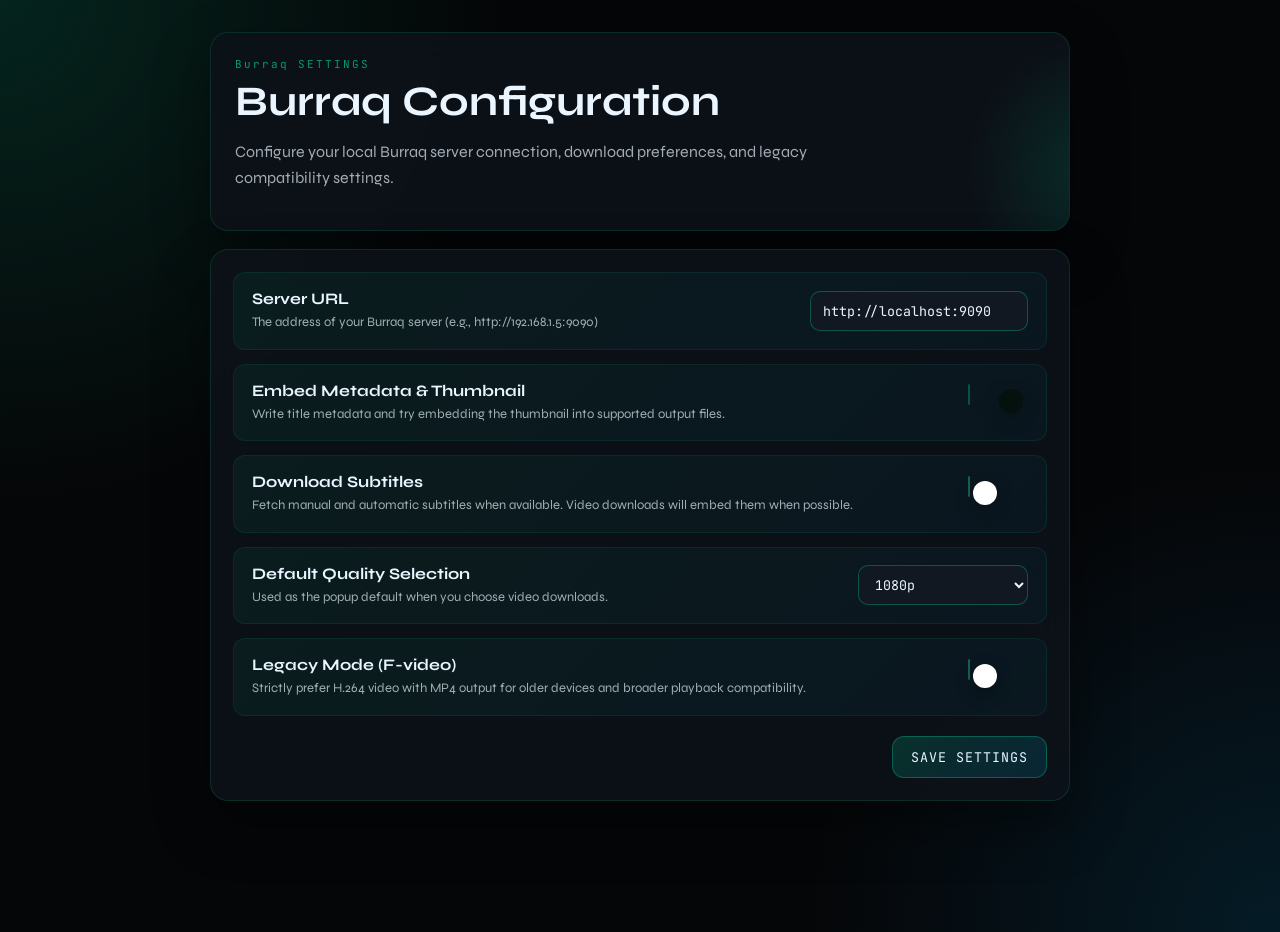
<file: chrome-extension/options.html>
<!DOCTYPE html>
<html lang="en">

<head>
  <meta charset="UTF-8">
  <meta name="viewport" content="width=device-width, initial-scale=1.0">
  <title>Burraq Settings</title>
  <link rel="preconnect" href="https://fonts.googleapis.com">
  <link
    href="https://fonts.googleapis.com/css2?family=Syne:wght@400;600;700;800&family=JetBrains+Mono:wght@300;400;500;700&display=swap"
    rel="stylesheet">
  <style>
    :root {
      --void: #050608;
      --deep: #080c11;
      --surface: #0d1219;
      --surface2: #111822;
      --rim: rgba(0, 255, 180, 0.12);
      --rim2: rgba(0, 255, 180, 0.26);
      --bio: #00ffb4;
      --pulse: #00d4ff;
      --danger: #ff4060;
      --text: #eaf5ff;
      --muted: rgba(234, 245, 255, 0.68);
      --font-disp: 'Syne', 'Helvetica Neue', sans-serif;
      --font-mono: 'JetBrains Mono', monospace;
      --r: 18px;
      --r-sm: 12px;
    }

    * {
      box-sizing: border-box;
    }

    body {
      margin: 0;
      min-height: 100vh;
      background:
        radial-gradient(circle at top left, rgba(0, 255, 180, 0.12), transparent 32%),
        radial-gradient(circle at bottom right, rgba(0, 180, 255, 0.12), transparent 30%),
        var(--void);
      color: var(--text);
      font-family: var(--font-disp);
    }

    .wrap {
      width: min(860px, calc(100vw - 32px));
      margin: 32px auto;
      display: grid;
      gap: 18px;
    }

    .hero,
    .panel {
      background: rgba(13, 18, 25, 0.9);
      border: 1px solid var(--rim);
      border-radius: var(--r);
      box-shadow: 0 24px 54px rgba(0, 0, 0, 0.38);
      backdrop-filter: blur(16px);
    }

    .hero {
      padding: 24px;
      position: relative;
      overflow: hidden;
    }

    .hero::after {
      content: '';
      position: absolute;
      inset: auto -20% -40% auto;
      width: 280px;
      height: 280px;
      border-radius: 50%;
      background: radial-gradient(circle, rgba(0, 255, 180, 0.12), transparent 68%);
      pointer-events: none;
    }

    .eyebrow {
      font-family: var(--font-mono);
      font-size: 11px;
      letter-spacing: 2px;
      color: rgba(0, 255, 180, 0.58);
    }

    h1 {
      margin: 10px 0 8px;
      font-size: clamp(28px, 4vw, 42px);
      line-height: 1;
    }

    .sub {
      max-width: 620px;
      color: var(--muted);
      line-height: 1.6;
    }

    .panel {
      padding: 22px;
      display: grid;
      gap: 14px;
    }

    .row {
      display: grid;
      grid-template-columns: 1fr auto;
      gap: 16px;
      align-items: center;
      padding: 16px 18px;
      border: 1px solid rgba(0, 255, 180, 0.08);
      border-radius: var(--r-sm);
      background: linear-gradient(135deg, rgba(0, 255, 180, 0.05), rgba(0, 180, 255, 0.04));
    }

    .label {
      display: grid;
      gap: 5px;
    }

    .title {
      font-size: 16px;
      font-weight: 700;
    }

    .hint {
      color: var(--muted);
      font-size: 13px;
      line-height: 1.5;
    }

    .toggle {
      position: relative;
      width: 60px;
      height: 34px;
    }

    .toggle input {
      position: absolute;
      inset: 0;
      opacity: 0;
      cursor: pointer;
    }

    .toggle-ui {
      width: 100%;
      height: 100%;
      border-radius: 999px;
      border: 1px solid var(--rim2);
      background: rgba(255, 255, 255, 0.08);
      position: relative;
      transition: 0.2s ease;
    }

    .toggle-ui::after {
      content: '';
      position: absolute;
      top: 4px;
      left: 4px;
      width: 24px;
      height: 24px;
      border-radius: 50%;
      background: #fff;
      transition: 0.2s ease;
      box-shadow: 0 6px 18px rgba(0, 0, 0, 0.28);
    }

    .toggle input:checked+.toggle-ui {
      background: linear-gradient(135deg, rgba(0, 255, 180, 0.8), rgba(0, 180, 255, 0.8));
    }

    .toggle input:checked+.toggle-ui::after {
      transform: translateX(26px);
      background: #04110d;
    }

    input[type="text"],
    input[type="url"] {
      min-width: 200px;
      height: 40px;
      padding: 0 12px;
      border-radius: 10px;
      border: 1px solid var(--rim2);
      background: var(--surface2);
      color: var(--text);
      font-family: var(--font-mono);
    }

    input[type="text"]::placeholder {
      color: var(--muted);
    }

    select {
      min-width: 170px;
      height: 40px;
      padding: 0 12px;
      border-radius: 10px;
      border: 1px solid var(--rim2);
      background: var(--surface2);
      color: var(--text);
      font-family: var(--font-mono);
    }

    .footer {
      display: flex;
      justify-content: space-between;
      align-items: center;
      gap: 12px;
      margin-top: 6px;
    }

    .status {
      font-family: var(--font-mono);
      font-size: 12px;
      color: rgba(0, 255, 180, 0.7);
      min-height: 18px;
    }

    .btn {
      height: 42px;
      padding: 0 18px;
      border: 1px solid var(--rim2);
      border-radius: 12px;
      background: linear-gradient(135deg, rgba(0, 255, 180, 0.14), rgba(0, 180, 255, 0.12));
      color: var(--text);
      font-family: var(--font-mono);
      letter-spacing: 1px;
      cursor: pointer;
    }

    .btn:hover {
      border-color: var(--bio);
      color: var(--bio);
    }

    @media (max-width: 720px) {
      .wrap {
        width: min(100vw - 18px, 860px);
        margin: 16px auto;
      }

      .row {
        grid-template-columns: 1fr;
      }

      .footer {
        flex-direction: column;
        align-items: stretch;
      }

      .btn {
        width: 100%;
      }
    }
  </style>
</head>

<body>
  <div class="wrap">
    <section class="hero">
      <div class="eyebrow">Burraq SETTINGS</div>
      <h1>Burraq Configuration</h1>
      <p class="sub">
        Configure your local Burraq server connection, download preferences, and legacy compatibility settings.
      </p>
    </section>

    <section class="panel">
      <div class="row">
        <div class="label">
          <div class="title">Server URL</div>
          <div class="hint">The address of your Burraq server (e.g., http://192.168.1.5:9090)</div>
        </div>
        <input type="url" id="serverUrl" placeholder="http://localhost:9090" value="http://localhost:9090">
      </div>

      <div class="row">
        <div class="label">
          <div class="title">Embed Metadata & Thumbnail</div>
          <div class="hint">Write title metadata and try embedding the thumbnail into supported output files.</div>
        </div>
        <label class="toggle">
          <input type="checkbox" id="embedMetadata" checked>
          <span class="toggle-ui"></span>
        </label>
      </div>

      <div class="row">
        <div class="label">
          <div class="title">Download Subtitles</div>
          <div class="hint">Fetch manual and automatic subtitles when available. Video downloads will embed them when
            possible.</div>
        </div>
        <label class="toggle">
          <input type="checkbox" id="downloadSubtitles">
          <span class="toggle-ui"></span>
        </label>
      </div>

      <div class="row">
        <div class="label">
          <div class="title">Default Quality Selection</div>
          <div class="hint">Used as the popup default when you choose video downloads.</div>
        </div>
        <select id="defaultQuality">
          <option value="best">Best</option>
          <option value="2160p">4K</option>
          <option value="1440p">2K</option>
          <option value="1080p" selected>1080p</option>
          <option value="720p">720p</option>
          <option value="480p">480p</option>
          <option value="360p">360p</option>
          <option value="240p">240p</option>
          <option value="F-video">Feature Phone</option>
        </select>
      </div>

      <div class="row">
        <div class="label">
          <div class="title">Legacy Mode (F-video)</div>
          <div class="hint">Strictly prefer H.264 video with MP4 output for older devices and broader playback
            compatibility.</div>
        </div>
        <label class="toggle">
          <input type="checkbox" id="legacyMode">
          <span class="toggle-ui"></span>
        </label>
      </div>

      <div class="footer">
        <div class="status" id="saveStatus"></div>
        <button class="btn" id="saveBtn">SAVE SETTINGS</button>
      </div>
    </section>
  </div>

  <script src="options.js"></script>
</body>

</html>
</file>
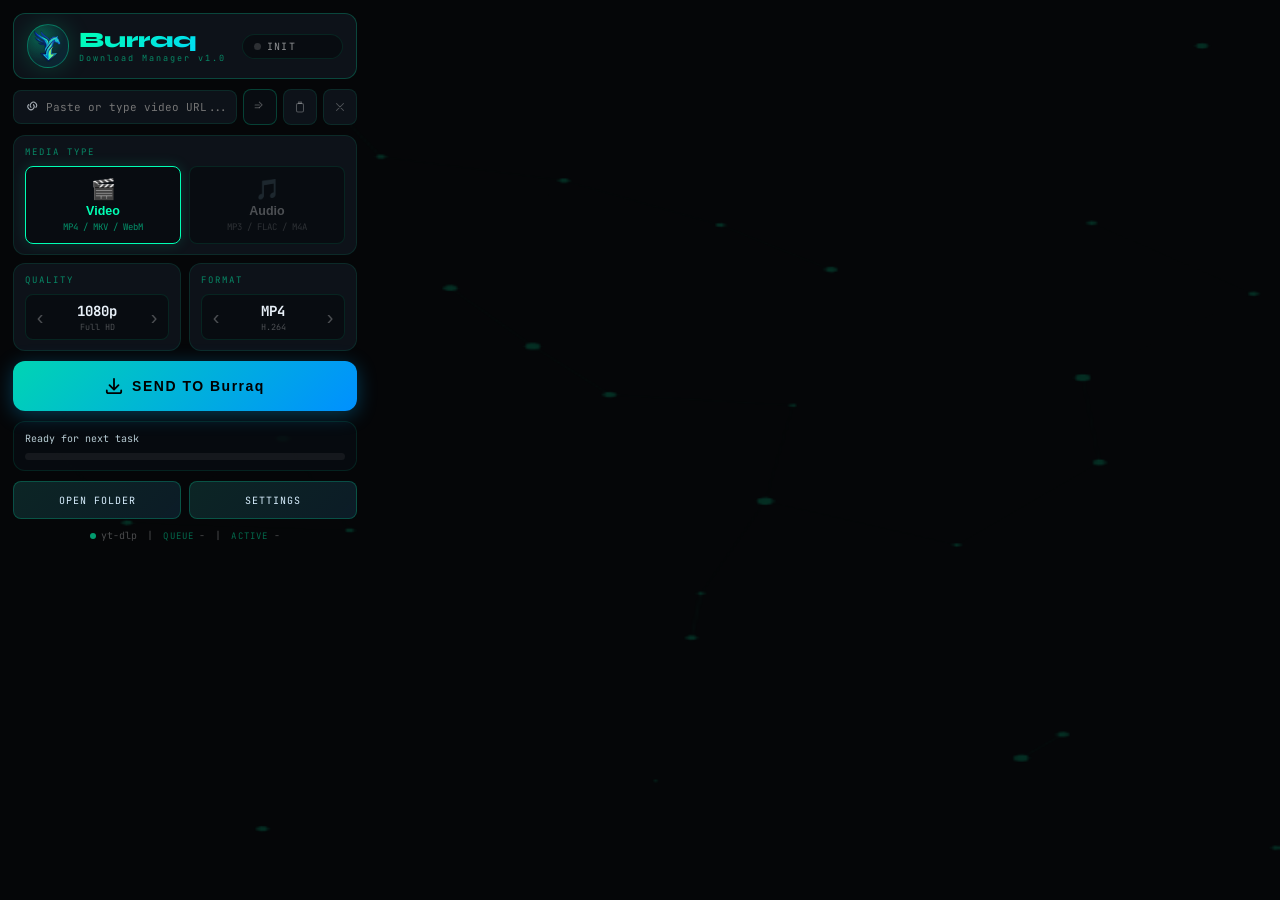
<file: chrome-extension/popup.html>
<!DOCTYPE html>
<html lang="en">
<head>
  <meta charset="UTF-8">
  <meta name="viewport" content="width=device-width, initial-scale=1.0">
  <title>Burraq</title>
  <link rel="preconnect" href="https://fonts.googleapis.com">
  <link href="https://fonts.googleapis.com/css2?family=Syne:wght@400;600;700;800&family=JetBrains+Mono:wght@300;400;500;700&display=swap" rel="stylesheet">
  <link rel="stylesheet" href="popup.css">
</head>
<body>
  <canvas id="bgCanvas"></canvas>

  <div class="shell">
    <header class="hdr">
      <div class="hdr-brand">
        <div class="brand-hex">
          
          <img src="./icons/icon48.png" alt="Burraq Logo" class="brand-hex-img">

        </div>
        <div class="brand-text">
          <span class="brand-name">Burraq</span>
          <span class="brand-sub">Download Manager v1.0</span>
        </div>
      </div>

      <div class="hdr-right">
        <div class="server-chip" id="serverChip">
          <span class="sc-dot" id="scDot"></span>
          <span class="sc-txt" id="scTxt">INIT</span>
        </div>
      </div>
    </header>

    <div class="err-strip" id="errStrip" style="display:none">
      <svg class="err-ico" viewBox="0 0 16 16" fill="none">
        <circle cx="8" cy="8" r="7" stroke="#ff4060" stroke-width="1.4"/>
        <path d="M8 5v3.5M8 10.5v.5" stroke="#ff4060" stroke-width="1.5" stroke-linecap="round"/>
      </svg>
      <span id="errTxt">error</span>
      <button class="err-x" id="errX">×</button>
    </div>

    <div class="media-card" id="mediaCard" style="display:none">
      <div class="mc-thumb-wrap">
        <img id="mcThumb" alt="" class="mc-thumb">
        <div class="mc-scan"></div>
        <div class="mc-badge" id="mcBadge">WEB</div>
      </div>
      <div class="mc-info">
        <p class="mc-title" id="mcTitle">Detecting...</p>
        <p class="mc-meta">
          <span class="mc-host" id="mcHost">-</span>
          <span class="mc-duration" id="mcDuration"></span>
        </p>
      </div>
    </div>

    <div class="url-row">
      <div class="url-field">
        <svg class="url-icon" viewBox="0 0 20 20" fill="none">
          <path d="M13.5 6.5a4.5 4.5 0 11-7 0" stroke="currentColor" stroke-width="1.5" stroke-linecap="round" />
          <path d="M10 10.5a4.5 4.5 0 117 0" stroke="currentColor" stroke-width="1.5" stroke-linecap="round" />
        </svg>
        <input type="text" id="urlIn" class="url-in" placeholder="Paste or type video URL..." spellcheck="false" autocomplete="off">
      </div>
      <button id="reviewBtn" class="url-act-btn" title="Fetch live metadata">
        <svg viewBox="0 0 20 20" fill="none">
          <path d="M9 3l4 4-4 4" stroke="currentColor" stroke-width="1.5" stroke-linecap="round" stroke-linejoin="round" />
          <path d="M3 7h6M3 11h6" stroke="currentColor" stroke-width="1.5" stroke-linecap="round" />
        </svg>
      </button>
      <button id="pasteBtn" class="url-act-btn" title="Paste from clipboard">
        <svg viewBox="0 0 20 20" fill="none">
          <rect x="5" y="5" width="10" height="12" rx="2" stroke="currentColor" stroke-width="1.5" />
          <path d="M8 3h4v2H8z" stroke="currentColor" stroke-width="1.5" stroke-linecap="round" />
        </svg>
      </button>
      <button id="clearBtn" class="url-act-btn" title="Clear input">
        <svg viewBox="0 0 20 20" fill="none">
          <path d="M5 5l10 10M15 5L5 15" stroke="currentColor" stroke-width="1.5" stroke-linecap="round" />
        </svg>
      </button>
    </div>

    <div class="ctrl-grid">
      <div class="ctrl-block full-w">
        <label class="ctrl-lbl">MEDIA TYPE</label>
        <div class="type-row">
          <button class="type-pill active" data-type="video" id="typeVideo">
            <span class="tp-icon">🎬</span>
            <span class="tp-name">Video</span>
            <span class="tp-hint">MP4 / MKV / WebM</span>
          </button>
          <button class="type-pill" data-type="audio" id="typeAudio">
            <span class="tp-icon">🎵</span>
            <span class="tp-name">Audio</span>
            <span class="tp-hint">MP3 / FLAC / M4A</span>
          </button>
        </div>
      </div>

      <div class="ctrl-block">
        <label class="ctrl-lbl">QUALITY</label>
        <div class="dial-wrap">
          <button class="dial-btn" id="qPrev">‹</button>
          <div class="dial-display">
            <span class="dial-val" id="qVal">1080p</span>
            <span class="dial-sub" id="qSub">Full HD</span>
          </div>
          <button class="dial-btn" id="qNext">›</button>
        </div>
      </div>

      <div class="ctrl-block">
        <label class="ctrl-lbl">FORMAT</label>
        <div class="dial-wrap">
          <button class="dial-btn" id="fPrev">‹</button>
          <div class="dial-display">
            <span class="dial-val" id="fVal">MP4</span>
            <span class="dial-sub" id="fSub">H.264</span>
          </div>
          <button class="dial-btn" id="fNext">›</button>
        </div>
      </div>

      <div class="ctrl-block full-w" id="plBlock" style="display:none">
        <label class="ctrl-lbl">PLAYLIST MODE</label>
        <div class="seg-row" id="plSeg">
          <button class="seg-pill active" data-val="single">📹 Single Video</button>
          <button class="seg-pill" data-val="playlist">📚 Full Playlist</button>
        </div>
      </div>
    </div>

    <button class="dl-btn" id="dlBtn">
      <div class="dl-btn-bg"></div>
      <span class="dl-btn-content" id="dlContent">
        <svg width="18" height="18" viewBox="0 0 20 20" fill="none">
          <path d="M10 2v11M5 9l5 5 5-5" stroke="currentColor" stroke-width="2" stroke-linecap="round" stroke-linejoin="round"/>
          <path d="M2 15v1a2 2 0 002 2h12a2 2 0 002-2v-1" stroke="currentColor" stroke-width="2" stroke-linecap="round"/>
        </svg>
        SEND TO Burraq
      </span>
    </button>

    <div class="status-dock" id="statusDock">
      <div class="status-copy" id="statusTxt">Ready for next task</div>
      <div class="status-bar">
        <div class="status-fill" id="statusFill"></div>
      </div>
    </div>

    <div class="action-row">
      <button class="aux-btn" id="folderBtn">OPEN FOLDER</button>
      <button class="aux-btn" id="settingsBtn">SETTINGS</button>
    </div>

    <div class="footer-stats">
      <div class="fs-item">
        <span class="fs-dot" id="fsDot"></span>
        <span id="fsYtdlp" class="fs-val">yt-dlp</span>
      </div>
      <div class="fs-sep">|</div>
      <div class="fs-item">
        <span class="fs-lbl">QUEUE</span>
        <span class="fs-val" id="fsQueue">-</span>
      </div>
      <div class="fs-sep">|</div>
      <div class="fs-item">
        <span class="fs-lbl">ACTIVE</span>
        <span class="fs-val" id="fsActive">-</span>
      </div>
    </div>
  </div>

  <div class="toast" id="toast">
    <span id="toastIco">OK</span>
    <span id="toastMsg"></span>
  </div>

  <script src="popup.js"></script>
</body>
</html>
</file>
<file: chrome-extension/popup.css>
@import url('https://fonts.googleapis.com/css2?family=Syne:wght@400;600;700;800&family=JetBrains+Mono:wght@300;400;500;700&display=swap');

:root {
  --void: #050608;
  --deep: #080c11;
  --surface: #0d1219;
  --surface2: #111822;
  --rim: rgba(0, 255, 180, 0.1);
  --rim2: rgba(0, 255, 180, 0.22);
  --rim3: rgba(0, 180, 255, 0.18);
  --bio: #00ffb4;
  --pulse: #00d4ff;
  --amber: #ffb830;
  --danger: #ff4060;
  --ghost: rgba(255, 255, 255, 0.55);
  --ghost2: rgba(255, 255, 255, 0.28);
  --font-mono: 'JetBrains Mono', 'Courier New', monospace;
  --font-disp: 'Syne', 'Helvetica Neue', sans-serif;
  --r: 12px;
  --r-sm: 8px;
  --r-pill: 40px;
  --ease-spring: cubic-bezier(0.34, 1.56, 0.64, 1);
  --ease-smooth: cubic-bezier(0.22, 1, 0.36, 1);
}

*, *::before, *::after {
  margin: 0;
  padding: 0;
  box-sizing: border-box;
}

body {
  font-family: var(--font-disp);
  background: var(--void);
  color: #e8f0f8;
  width: 370px;
  min-height: 560px;
  overflow-x: hidden;
  position: relative;
}

#bgCanvas {
  position: fixed;
  inset: 0;
  width: 100%;
  height: 100%;
  opacity: 0.35;
  pointer-events: none;
  z-index: 0;
}

.shell {
  position: relative;
  z-index: 1;
  display: flex;
  flex-direction: column;
  gap: 10px;
  padding: 13px 13px 12px;
}

.hdr {
  display: flex;
  align-items: center;
  justify-content: space-between;
  padding: 10px 13px;
  background: var(--surface);
  border: 1px solid var(--rim2);
  border-radius: var(--r);
  position: relative;
  overflow: hidden;
}

.hdr::after {
  content: '';
  position: absolute;
  top: 0;
  left: -100%;
  width: 60%;
  height: 100%;
  background: linear-gradient(90deg, transparent, rgba(0, 255, 180, 0.06), transparent);
  animation: scanHdr 4s ease-in-out infinite;
  pointer-events: none;
}

@keyframes scanHdr {
  0% { left: -100%; }
  50%, 100% { left: 150%; }
}

.hdr-brand {
  display: flex;
  align-items: center;
  gap: 10px;
}

.brand-hex {
  width: 42px;
  height: 44px;
  border: 1px solid rgba(0, 255, 180, 0.34);
  border-radius: 22px;
  background:
    radial-gradient(circle at 30% 30%, rgba(0, 255, 180, 0.28), transparent 60%),
    linear-gradient(135deg, rgba(0, 255, 180, 0.08), rgba(0, 180, 255, 0.12));
  box-shadow: 0 0 25px rgba(0, 255, 180, 0.18);
  
}

.brand-hex-img {
  width: 100%;
  height: 100%;;
  object-fit: contain;
  display: block;
  padding: 4px;

}

.brand-text {
  display: flex;
  flex-direction: column;
}

.brand-name {
  font-size: 22px;
  font-weight: 800;
  line-height: 1;
  background: linear-gradient(135deg, #00ffb4 0%, #00d4ff 100%);
  -webkit-background-clip: text;
  -webkit-text-fill-color: transparent;
  background-clip: text;
}

.brand-sub {
  font-family: var(--font-mono);
  font-size: 8.5px;
  color: rgba(0, 255, 180, 0.5);
  letter-spacing: 2px;
  margin-top: 1px;
}

.server-chip {
  display: flex;
  align-items: center;
  gap: 6px;
  padding: 5px 11px;
  background: var(--deep);
  border: 1px solid var(--rim);
  border-radius: var(--r-pill);
}

.sc-dot {
  width: 7px;
  height: 7px;
  border-radius: 50%;
  background: rgba(255, 255, 255, 0.15);
}

.sc-dot.online {
  background: var(--bio);
  animation: scPulse 2s infinite;
}

.sc-dot.offline { background: var(--danger); }
.sc-dot.checking { background: var(--amber); }

@keyframes scPulse {
  0% { box-shadow: 0 0 0 0 rgba(0, 255, 180, 0.6); }
  70% { box-shadow: 0 0 0 5px rgba(0, 255, 180, 0); }
  100% { box-shadow: 0 0 0 0 rgba(0, 255, 180, 0); }
}

.sc-txt {
  font-family: var(--font-mono);
  font-size: 10px;
  color: var(--ghost);
  letter-spacing: 1.2px;
  min-width: 64px;
}

.err-strip {
  display: flex;
  align-items: flex-start;
  gap: 8px;
  padding: 9px 12px;
  background: rgba(255, 64, 96, 0.08);
  border: 1px solid rgba(255, 64, 96, 0.28);
  border-radius: var(--r-sm);
}

.err-ico {
  width: 16px;
  height: 16px;
  flex-shrink: 0;
  margin-top: 1px;
}

#errTxt {
  flex: 1;
  font-size: 12px;
  line-height: 1.5;
  color: rgba(255, 120, 130, 0.95);
}

.err-x {
  background: none;
  border: none;
  color: rgba(255, 80, 100, 0.5);
  cursor: pointer;
  font-size: 15px;
}

.media-card {
  display: flex;
  gap: 11px;
  padding: 10px;
  background: var(--surface);
  border: 1px solid var(--rim);
  border-radius: var(--r);
  overflow: hidden;
}

.mc-thumb-wrap {
  position: relative;
  width: 90px;
  height: 62px;
  border-radius: 8px;
  overflow: hidden;
  background: var(--deep);
  flex-shrink: 0;
}

.mc-thumb {
  width: 100%;
  height: 100%;
  object-fit: cover;
  display: block;
}

.mc-scan {
  position: absolute;
  top: 0;
  left: 0;
  width: 100%;
  height: 3px;
  background: linear-gradient(90deg, transparent, var(--bio), transparent);
  opacity: 0.6;
  animation: mcScan 2.5s ease-in-out infinite;
}

@keyframes mcScan {
  0% { top: 0%; }
  100% { top: 100%; }
}

.mc-badge {
  position: absolute;
  bottom: 4px;
  left: 4px;
  font-family: var(--font-mono);
  font-size: 8px;
  font-weight: 700;
  color: #000;
  background: var(--bio);
  border-radius: 4px;
  padding: 2px 5px;
  letter-spacing: 0.5px;
  max-width: 80px;
  overflow: hidden;
  text-overflow: ellipsis;
  white-space: nowrap;
}

.mc-info {
  flex: 1;
  display: flex;
  flex-direction: column;
  justify-content: center;
  gap: 5px;
  min-width: 0;
}

.mc-title {
  font-size: 12.5px;
  font-weight: 600;
  color: #dae8f5;
  display: -webkit-box;
  -webkit-line-clamp: 2;
  -webkit-box-orient: vertical;
  overflow: hidden;
  line-height: 1.4;
}

.mc-meta {
  display: flex;
  align-items: center;
  gap: 4px;
  font-family: var(--font-mono);
  font-size: 10px;
  color: var(--ghost2);
}

.mc-host {
  white-space: nowrap;
  overflow: hidden;
  text-overflow: ellipsis;
}

.mc-duration {
  color: rgba(0, 255, 180, 0.6);
}

.url-row {
  display: flex;
  gap: 6px;
  align-items: center;
}

.url-field {
  flex: 1;
  display: flex;
  align-items: center;
  gap: 8px;
  padding: 0 10px;
  background: var(--surface);
  border: 1px solid var(--rim);
  border-radius: var(--r-sm);
  min-width: 0;
}

.url-field:focus-within {
  border-color: var(--bio);
  box-shadow: 0 0 0 3px rgba(0, 255, 180, 0.1);
}

.url-icon {
  width: 14px;
  height: 14px;
  opacity: 0.7;
}

.url-in {
  flex: 1;
  background: none;
  border: none;
  outline: none;
  padding: 9px 0;
  font-family: var(--font-mono);
  font-size: 11px;
  color: #c8e0f0;
}

.url-act-btn {
  background: var(--surface);
  border: 1px solid var(--rim);
  border-radius: var(--r-sm);
  width: 34px;
  height: 36px;
  display: flex;
  align-items: center;
  justify-content: center;
  cursor: pointer;
  color: var(--ghost2);
}

.url-act-btn svg {
  width: 14px;
  height: 14px;
}

.url-act-btn:hover {
  border-color: var(--bio);
  color: var(--bio);
  background: rgba(0, 255, 180, 0.06);
}

#reviewBtn {
  background: var(--deep);
  border-color: var(--rim2);
}

#reviewBtn:hover {
  border-color: var(--pulse);
  color: var(--pulse);
  background: rgba(0, 180, 255, 0.08);
}

.ctrl-grid {
  display: grid;
  grid-template-columns: 1fr 1fr;
  gap: 8px;
}

.ctrl-block {
  background: var(--surface);
  border: 1px solid var(--rim);
  border-radius: var(--r);
  padding: 10px 11px;
  display: flex;
  flex-direction: column;
  gap: 8px;
}

.ctrl-block.full-w {
  grid-column: 1 / -1;
}

.ctrl-lbl {
  font-family: var(--font-mono);
  font-size: 9px;
  color: rgba(0, 255, 180, 0.5);
  letter-spacing: 2px;
}

.type-row {
  display: flex;
  gap: 8px;
}

.type-pill {
  flex: 1;
  display: flex;
  flex-direction: column;
  align-items: center;
  gap: 3px;
  padding: 10px 6px;
  background: var(--deep);
  border: 1px solid var(--rim);
  border-radius: var(--r-sm);
  cursor: pointer;
  color: var(--ghost2);
}

.type-pill.active {
  border-color: var(--bio);
  color: var(--bio);
  box-shadow: 0 0 14px rgba(0, 255, 180, 0.15);
}

.tp-icon { font-size: 20px; }
.tp-name { font-size: 12.5px; font-weight: 700; }
.tp-hint { font-family: var(--font-mono); font-size: 9px; opacity: 0.55; }

.dial-wrap {
  display: flex;
  align-items: center;
  background: var(--deep);
  border: 1px solid var(--rim);
  border-radius: var(--r-sm);
  overflow: hidden;
}

.dial-btn {
  background: none;
  border: none;
  color: var(--ghost2);
  font-size: 20px;
  width: 28px;
  height: 44px;
  cursor: pointer;
}

.dial-btn:hover {
  color: var(--bio);
  background: rgba(0, 255, 180, 0.06);
}

.dial-display {
  flex: 1;
  display: flex;
  flex-direction: column;
  align-items: center;
  gap: 1px;
  padding: 4px 0;
}

.dial-val {
  font-family: var(--font-mono);
  font-size: 14px;
  font-weight: 700;
}

.dial-sub {
  font-family: var(--font-mono);
  font-size: 8.5px;
  color: var(--ghost2);
}

.seg-row {
  display: flex;
  gap: 6px;
}

.seg-pill {
  flex: 1;
  padding: 8px 6px;
  background: var(--deep);
  border: 1px solid var(--rim);
  border-radius: var(--r-sm);
  color: var(--ghost2);
  font-size: 12px;
  font-weight: 600;
  cursor: pointer;
}

.seg-pill.active {
  background: linear-gradient(135deg, rgba(0, 255, 180, 0.2), rgba(0, 180, 255, 0.15));
  border-color: var(--bio);
  color: var(--bio);
}

.dl-btn {
  position: relative;
  width: 100%;
  height: 50px;
  background: none;
  border: none;
  border-radius: var(--r);
  cursor: pointer;
  overflow: hidden;
  box-shadow: 0 4px 20px rgba(0, 180, 255, 0.3);
}

.dl-btn-bg {
  position: absolute;
  inset: 0;
  background: linear-gradient(135deg, #00d4b4 0%, #0090ff 50%, #006aff 100%);
  background-size: 200% 200%;
  animation: dlGradient 3s ease infinite;
}

@keyframes dlGradient {
  0% { background-position: 0% 50%; }
  50% { background-position: 100% 50%; }
  100% { background-position: 0% 50%; }
}

.dl-btn-content {
  position: relative;
  z-index: 1;
  display: flex;
  align-items: center;
  justify-content: center;
  gap: 9px;
  color: #000;
  font-size: 14px;
  font-weight: 800;
  letter-spacing: 1.5px;
  height: 100%;
}

.dl-btn:disabled {
  opacity: 0.45;
  cursor: not-allowed;
}

.action-row {
  display: grid;
  grid-template-columns: 1fr 1fr;
  gap: 8px;
}

.aux-btn {
  height: 38px;
  border: 1px solid var(--rim2);
  border-radius: var(--r-sm);
  background:
    linear-gradient(135deg, rgba(0, 255, 180, 0.08), rgba(0, 180, 255, 0.06)),
    var(--surface);
  color: #d8efff;
  font-family: var(--font-mono);
  font-size: 10px;
  letter-spacing: 1px;
  cursor: pointer;
}

.aux-btn:hover {
  border-color: var(--bio);
  color: var(--bio);
}

.status-dock {
  display: flex;
  flex-direction: column;
  gap: 7px;
  padding: 10px 11px;
  background: rgba(8, 12, 17, 0.86);
  border: 1px solid var(--rim);
  border-radius: var(--r);
}

.status-copy {
  font-family: var(--font-mono);
  font-size: 10px;
  color: rgba(222, 245, 255, 0.82);
  min-height: 14px;
}

.status-bar {
  position: relative;
  height: 7px;
  border-radius: 999px;
  background: rgba(255, 255, 255, 0.06);
  overflow: hidden;
}

.status-fill {
  width: 0%;
  height: 100%;
  border-radius: inherit;
  background: linear-gradient(90deg, #00ffb4, #00d4ff);
  box-shadow: 0 0 14px rgba(0, 255, 180, 0.25);
  transition: width 0.25s ease;
}

.footer-stats {
  display: flex;
  align-items: center;
  justify-content: center;
  gap: 10px;
  padding-bottom: 2px;
}

.fs-item {
  display: flex;
  align-items: center;
  gap: 5px;
}

.fs-dot {
  width: 6px;
  height: 6px;
  border-radius: 50%;
  background: var(--bio);
  opacity: 0.6;
}

.fs-lbl {
  font-family: var(--font-mono);
  font-size: 9px;
  letter-spacing: 1.2px;
  color: rgba(0, 255, 180, 0.4);
}

.fs-val,
.fs-sep {
  font-family: var(--font-mono);
  font-size: 10px;
  color: var(--ghost2);
}

.toast {
  position: fixed;
  bottom: 14px;
  left: 50%;
  transform: translateX(-50%) translateY(24px) scale(0.95);
  background: var(--surface2);
  border: 1px solid var(--rim2);
  border-radius: var(--r-sm);
  padding: 8px 16px;
  font-size: 12.5px;
  color: #e0eeff;
  opacity: 0;
  pointer-events: none;
  transition: opacity 0.22s, transform 0.22s var(--ease-spring);
  display: flex;
  align-items: center;
  gap: 7px;
  z-index: 9999;
  box-shadow: 0 4px 24px rgba(0, 0, 0, 0.7);
  white-space: nowrap;
  max-width: 330px;
}

.toast.show {
  opacity: 1;
  transform: translateX(-50%) translateY(0) scale(1);
}

.media-card.refreshing {
  animation: cardPulse 0.4s var(--ease-smooth);
}

@keyframes cardPulse {
  0% { transform: scale(0.98); opacity: 0.7; }
  50% { transform: scale(1.01); opacity: 1; border-color: var(--pulse); }
  100% { transform: scale(1); opacity: 1; }
}

@keyframes spin {
  to { transform: rotate(360deg); }
}

.spin {
  display: inline-block;
  animation: spin 0.7s linear infinite;
}

.loading {
  animation: shimmer 1.2s ease infinite;
}

@keyframes shimmer {
  0% { opacity: 0.55; }
  50% { opacity: 1; }
  100% { opacity: 0.55; }
}
</file>
